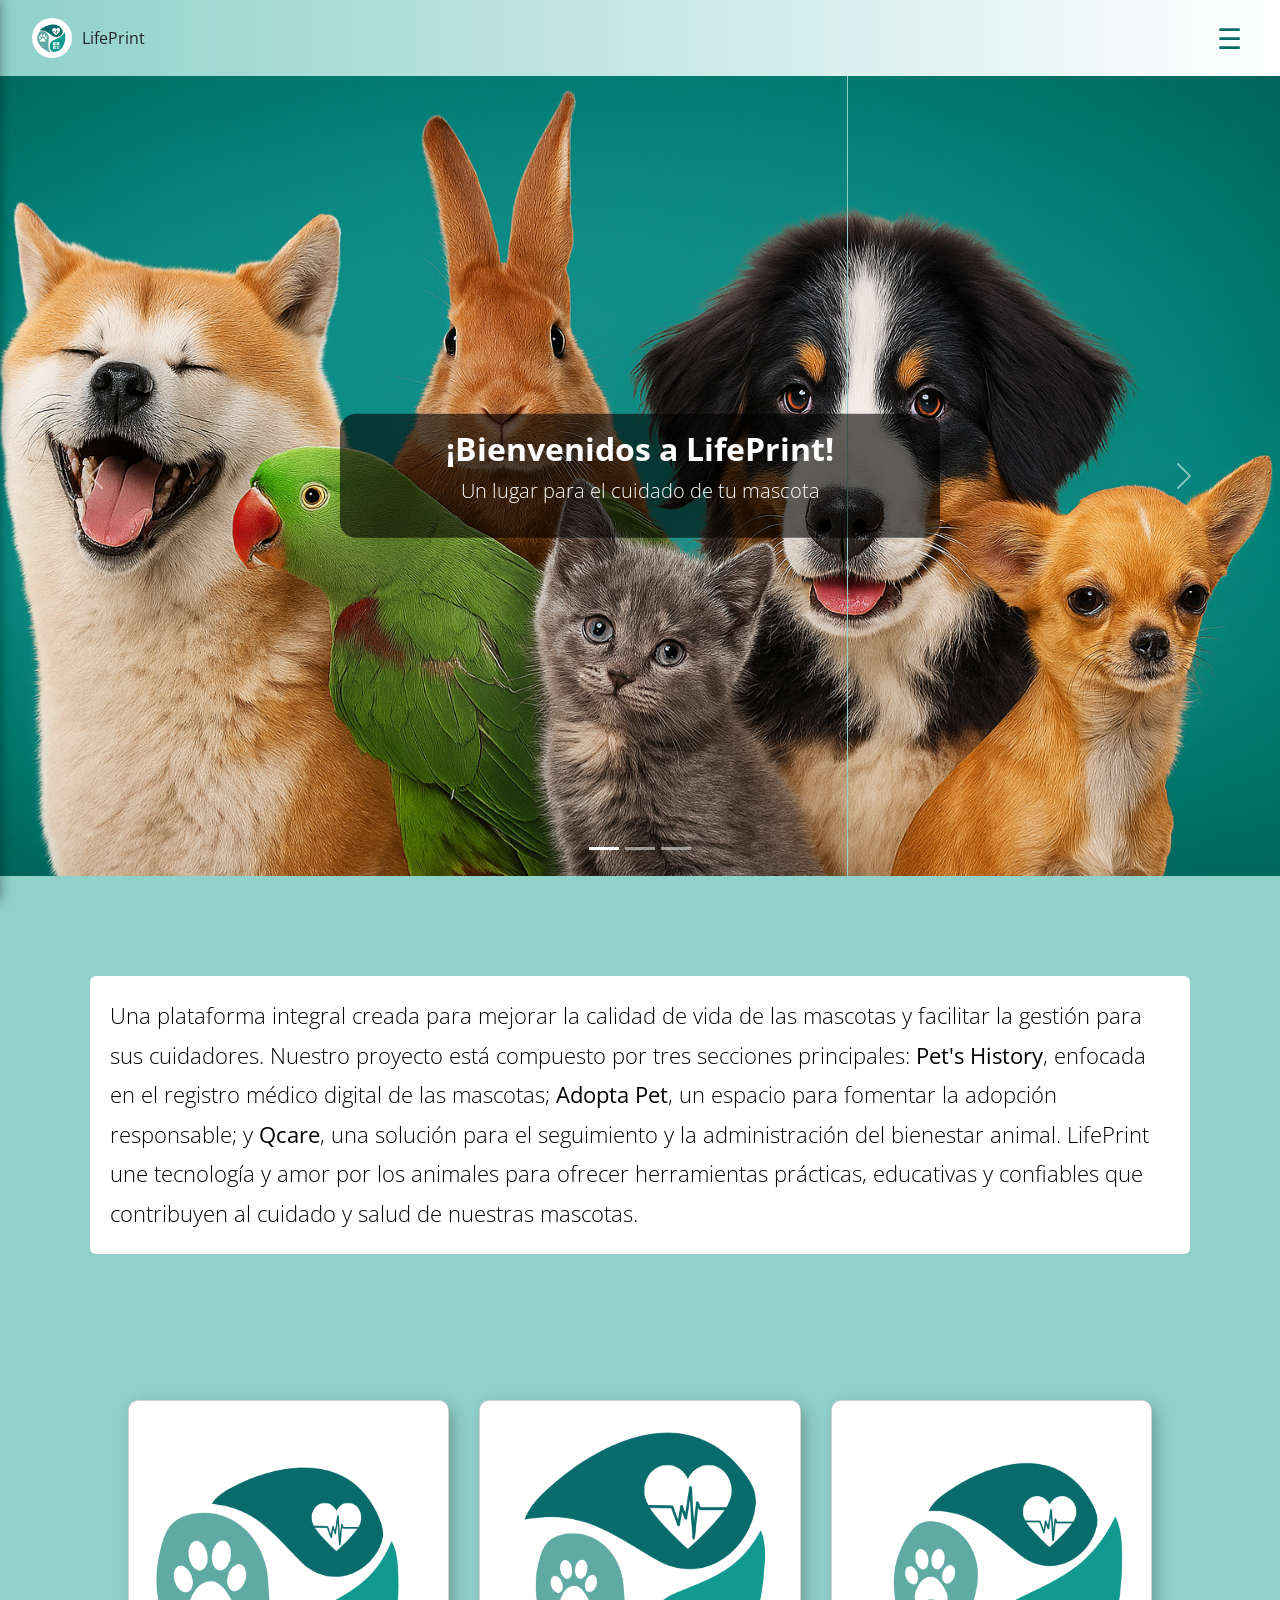
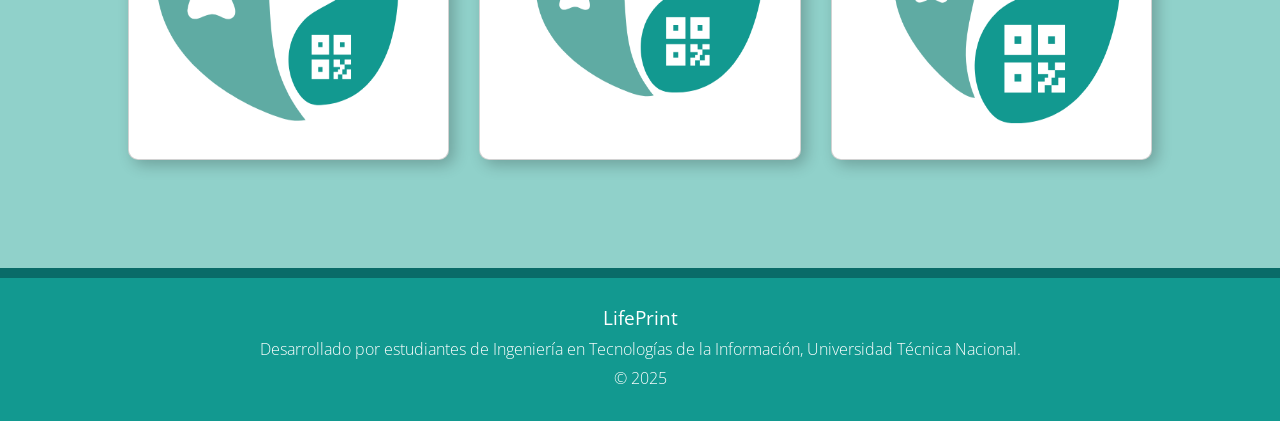
<file: index.html>
<!DOCTYPE html>
<html lang="en">
<head>
    <meta charset="UTF-8">
    <meta name="viewport" content="width=device-width, initial-scale=1.0">
     <link href="https://cdn.jsdelivr.net/npm/bootstrap@5.0.0/dist/css/bootstrap.min.css" rel="stylesheet"
        integrity="sha384-wEmeIV1mKuiNpC+IOBjI7aAzPcEZeedi5yW5f2yOq55WWLwNGmvvx4Um1vskeMj0" crossorigin="anonymous">
    <link rel="stylesheet" href="https://cdn.jsdelivr.net/npm/bootstrap-icons@1.11.3/font/bootstrap-icons.min.css">
    <link href="https://fonts.googleapis.com/css2?family=Open+Sans:ital,wght@0,300&display=swap" rel="stylesheet">
       <link rel="stylesheet" href="style/index.css">
    <title>LifePrint</title>
</head>
<body>
    <header>
    <div class="logo">
      <img src="../img/logo1.png" alt="Logo" />
      <strong>LifePrint</strong>
    </div>
    <button class="hamburger" onclick="toggleMenu()">☰</button>
  </header>

    <div class="overlay-menu" onclick="toggleMenu()"></div>

    <nav id="sideMenu">
      <ul>
        <li><a href="../perfilanimal/perfilanimal.html">Pet's History</a></li>
        <li><a href="QR.html">QRPetCare</a></li>
        <li><a href="AdoptaPet.html">AdoptaPet</a></li>
      </ul>
    </nav>

<div id="carousel1" class="carousel slide position-relative" data-bs-ride="carousel">
    <div class="carousel-indicators">
        <button type="button" data-bs-target="#carousel1" data-bs-slide-to="0" class="active"></button>
        <button type="button" data-bs-target="#carousel1" data-bs-slide-to="1"></button>
        <button type="button" data-bs-target="#carousel1" data-bs-slide-to="2"></button>
    </div>

<div class="carousel-overlay position-absolute top-50 start-50 translate-middle text-center w-100 px-3" style="z-index: 10;">
    <div class="py-3 px-4 rounded-4 mx-auto text-white" style="background-color: rgba(0, 0, 0, 0.6); max-width: 600px; border-radius: 20px;">
        <h1 class="fw-bold fs-2 fs-md-1">¡Bienvenidos a LifePrint!</h1>
        <p class="fs-5">Un lugar para el cuidado de tu mascota</p>
    </div>
</div>



    <div class="carousel-inner">
        <div class="carousel-item active">
            <img class="d-block w-100" src="img/mascotas2.png" alt="Imagen 1">
        </div>
        <div class="carousel-item">
            <img class="d-block w-100" src="img/perro.png" alt="Imagen 2">
        </div>
        <div class="carousel-item">
            <img class="d-block w-100" src="img/mascotas.png" alt="Imagen 3">
        </div>
    </div>

    <button class="carousel-control-prev" type="button" data-bs-target="#carousel1" data-bs-slide="prev">
        <span class="carousel-control-prev-icon" aria-hidden="true"></span>
        <span class="visually-hidden">Anterior</span>
    </button>
    <button class="carousel-control-next" type="button" data-bs-target="#carousel1" data-bs-slide="next">
        <span class="carousel-control-next-icon" aria-hidden="true"></span>
        <span class="visually-hidden">Siguiente</span>
    </button>
</div>


    </section>
    <div class="content">
    <div class="container1" style="margin-top: 80px;">
        <p class="descripcion-pagina">
            Una plataforma integral creada para mejorar la calidad de vida de las mascotas y facilitar la gestión para sus cuidadores. 
            Nuestro proyecto está compuesto por tres secciones principales: <strong>Pet's History</strong>, enfocada en el registro médico digital de las mascotas; 
            <strong>Adopta Pet</strong>, un espacio para fomentar la adopción responsable; y <strong>Qcare</strong>, una solución para el seguimiento y la administración del bienestar animal.
            LifePrint une tecnología y amor por los animales para ofrecer herramientas prácticas, educativas y confiables que contribuyen al cuidado y salud de nuestras mascotas.
        </p>
    </div>
</div>

<div class="container2">
    <div class="wrapper">
        <div class="card_area">

            <!-- Adopta Pet -->
            <div class="card">
                <img src="img/logoAdop.png">
                <div class="overlay">
                    <h2><strong>Adopta Pet</strong></h2>
                    <p>
                        Plataforma enfocada en promover la adopción responsable de mascotas, puedes encontrar animales en busca de un hogar.
                    </p>
                </div>
            </div>

            <!-- Pet's History -->
            <div class="card">
                <img src="img/logoPet.png">
                <div class="overlay">
                    <h2><strong>Pet's History</strong></h2>
                    <p>
                        Herramienta digital para llevar el control médico de tus mascotas. Guarda consultas, vacunas, tratamientos y más.
                    </p>
                </div>
            </div>

            <!-- Qcare -->
            <div class="card">
                <img src="img/logoQr.png">
                <div class="overlay">
                    <h2><strong>Qcare</strong></h2>
                    <p>
                        Sistema de monitoreo y asistencia para el bienestar animal, que permite localizar a tus mascota.
                    </p>
                </div>
            </div>

        </div>
    </div> 
</div> 

<footer class="footer-custom text-center mt-5">
    <div class="container py-3">
      <p><strong>LifePrint</strong></p>
      <p>Desarrollado por estudiantes de Ingeniería en Tecnologías de la Información, Universidad Técnica Nacional.</p>
      <p>&copy; 2025</p>
    </div>
</footer>

<script src="https://cdn.jsdelivr.net/npm/bootstrap@5.0.0/dist/js/bootstrap.bundle.min.js"
        integrity="sha384-p34f1UUtsS3wqzfto5wAAmdvj+osOnFyQFpp4Ua3gs/ZVWx6oOypYoCJhGGScy+8"
        crossorigin="anonymous"></script>
    <script src="https://cdn.jsdelivr.net/npm/bootstrap@5.0.0/dist/js/bootstrap.bundle.min.js" 
        integrity="sha384-p34f1UUtsS3wqzfto5wAAmdvj+osOnFyQFpp4Ua3gs/ZVWx6oOypYoCJhGGScy+8" crossorigin="anonymous"></script>

 <script>
      function toggleMenu() {
        document.getElementById("sideMenu").classList.toggle("open");
        document.querySelector(".overlay-menu").classList.toggle("active");
      }
    </script>

    
</body>
</html>
</file>
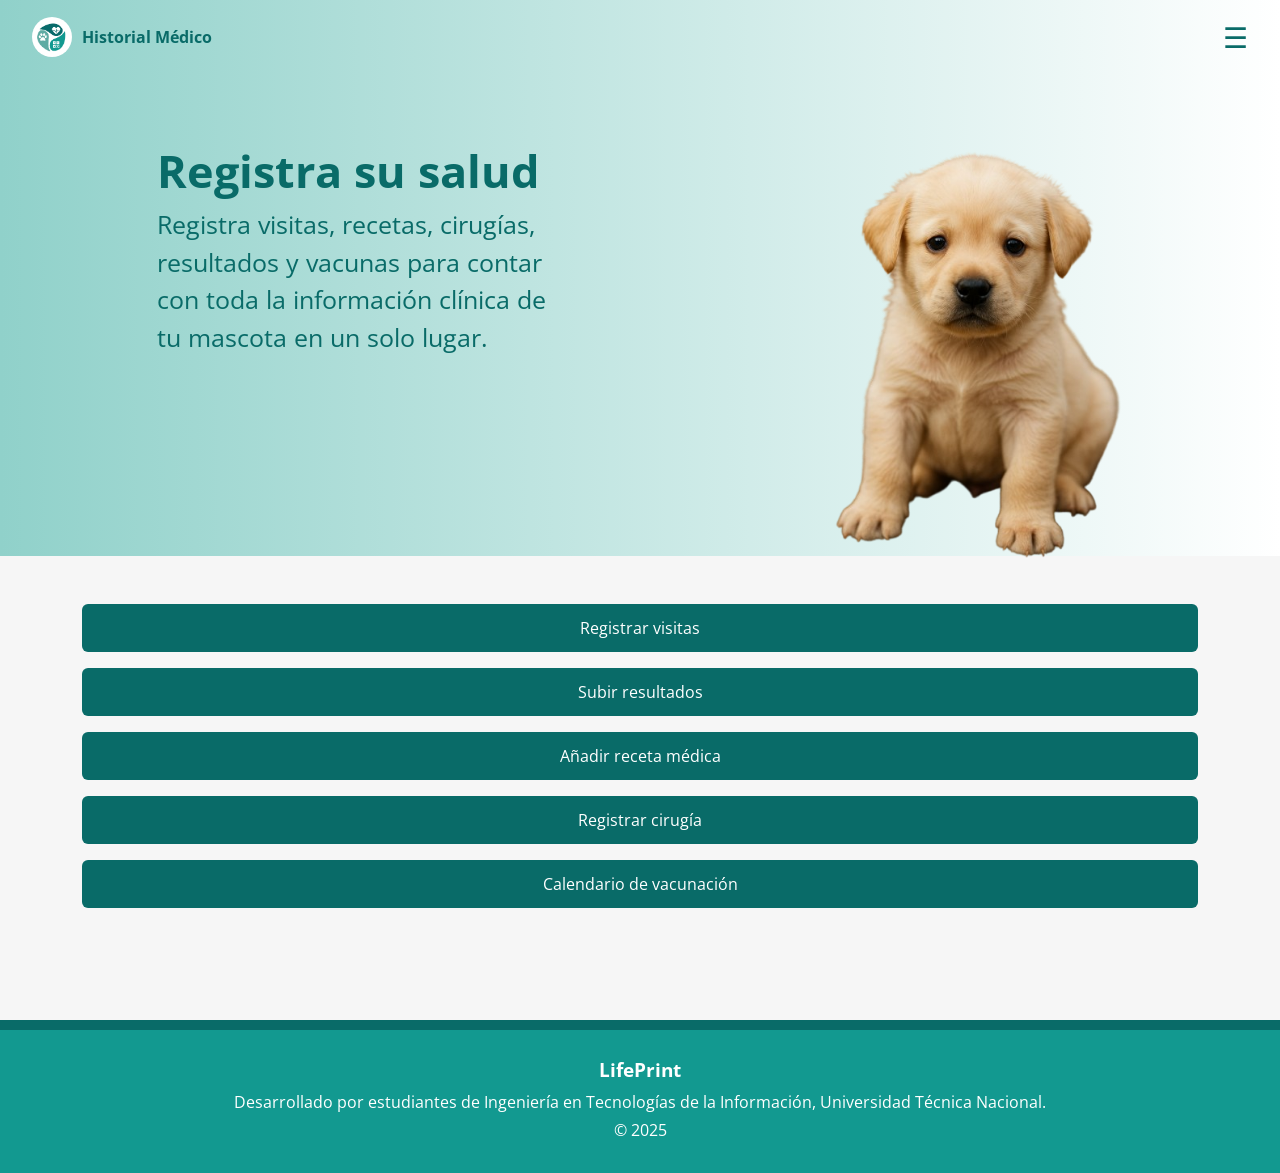
<file: historialMedico.html>
<!DOCTYPE html>
<html lang="en">
<head>
  <meta charset="UTF-8">
  <meta name="viewport" content="width=device-width, initial-scale=1.0">
  <title>Historial Médico</title>
  <link href="https://cdn.jsdelivr.net/npm/bootstrap@5.3.3/dist/css/bootstrap.min.css" rel="stylesheet" />
  <link href="https://fonts.googleapis.com/css2?family=Open+Sans:ital,wght@0,300&display=swap" rel="stylesheet">
  <link rel="stylesheet" href="../style/historialMedico.css" />
</head>
<body>
  <!-- Encabezado -->
  <header>
    <div class="logo">
      <img src="../img/logo1.png" alt="Logo" />
      <strong>Historial Médico</strong>
    </div>
    <button class="hamburger" onclick="toggleMenu()">☰</button>
  </header>

  <div class="overlay" onclick="toggleMenu()"></div>
  <!-- Menú lateral -->
  <nav id="sideMenu">
    <ul>
      <li><a href="../historialMedico.html">Historial Médico</a></li>
      <li><a href="../perfilanimal/perfilanimal.html">Perfiles</a></li>
      <li><a href="../gestion/gestion.html">Tratamientos</a></li>
      <li><a href="Alertas.html">Alertas</a></li>
      <li><a href="Privacidad.html">Privacidad</a></li>
      <li><a href="Ajustes.html">Ajustes</a></li>
    </ul>
  </nav>
  <!-- contenido de seccion cabecera-->
  <section class="hero">
    <div class="hero-text">
      <h1><strong>Registra su salud</strong></h1>
      <p>
        Registra visitas, recetas, cirugías, resultados y vacunas para contar con toda la
        información clínica de tu mascota en un solo lugar.
      </p>
      <!--<img src="../img/mancha.png" alt="" />-->
    </div>
    <img src="../img/perrito.png" alt="perrito" />
  </section>

  <main class="action-list container py-5">

    <!-- Registrar Visitas -->
    <label class="btn btn-dark-green w-100 mb-3" for="toggle-form-1">Registrar visitas</label>
    <input type="checkbox" id="toggle-form-1" class="toggle-form">
    <div class="form-overlay">
      <div class="form-container">
        <label for="toggle-form-1" class="close-btn">&times;</label>
        <h2>Registrar Visita</h2>
        <form>
          <div class="form-group">
            <label>Fecha:</label>
            <input type="date" name="fecha" required>
          </div>
          <div class="form-group">
            <label>Mascota:</label>
            <input type="text" name="mascota" required>
          </div>
          <div class="form-group">
            <label>Motivo de la visita:</label>
            <textarea name="motivo" required></textarea>
          </div>
          <button type="submit">Enviar</button>
        </form>
      </div>
    </div>

    <!-- Subir Resultados -->
    <label class="btn btn-dark-green w-100 mb-3" for="toggle-form-1">Subir resultados</label>
    <input type="checkbox" id="toggle-form-2" class="toggle-form">
    <div class="form-overlay">
      <div class="form-container">
        <label for="toggle-form-2" class="close-btn">&times;</label>
        <h2>Subir Resultados</h2>
        <form>
          <div class="form-group">
            <label>Fecha:</label>
            <input type="date" name="fecha" required>
          </div>
          <div class="form-group">
            <label>Tipo de resultado:</label>
            <input type="text" name="tipo" required>
          </div>
          <div class="form-group">
            <label>Archivo:</label>
            <input type="file" name="archivo" required>
          </div>
          <button type="submit">Enviar</button>
        </form>
      </div>
    </div>

    <!-- Receta Médica -->
    <label class="btn btn-dark-green w-100 mb-3" for="toggle-form-1">Añadir receta médica</label>
    <input type="checkbox" id="toggle-form-3" class="toggle-form">
    <div class="form-overlay">
      <div class="form-container">
        <label for="toggle-form-3" class="close-btn">&times;</label>
        <h2>Añadir receta médica</h2>
        <form>
          <div class="form-group">
            <label>Fecha:</label>
            <input type="date" name="fecha" required>
          </div>
          <div class="form-group">
            <label>Medicamento:</label>
            <input type="text" name="medicamento" required>
          </div>
          <div class="form-group">
            <label>Dosis:</label>
            <input type="text" name="dosis" required>
          </div>
          <div class="form-group">
            <label>Instrucciones:</label>
            <textarea name="instrucciones" required></textarea>
          </div>
          <button type="submit">Enviar</button>
        </form>
      </div>
    </div>

    <!-- Registrar Cirugía -->
    <label class="btn btn-dark-green w-100 mb-3" for="toggle-form-1">Registrar cirugía</label>
    <input type="checkbox" id="toggle-form-4" class="toggle-form">
    <div class="form-overlay">
      <div class="form-container">
        <label for="toggle-form-4" class="close-btn">&times;</label>
        <h2>Registrar Cirugía</h2>
        <form>
          <div class="form-group">
            <label>Fecha:</label>
            <input type="date" name="fecha" required>
          </div>
          <div class="form-group">
            <label>Tipo de cirugía:</label>
            <input type="text" name="cirugia" required>
          </div>
          <div class="form-group">
            <label>Notas:</label>
            <textarea name="notas" required></textarea>
          </div>
          <button type="submit">Enviar</button>
        </form>
      </div>
    </div>

    <!-- Calendario de Vacunación -->
    <label class="btn btn-dark-green w-100 mb-3" for="toggle-form-1">Calendario de vacunación</label>
    <input type="checkbox" id="toggle-form-5" class="toggle-form">
    <div class="form-overlay">
      <div class="form-container">
        <label for="toggle-form-5" class="close-btn">&times;</label>
        <h2>Calendario de Vacunación</h2>
        <form>
          <div class="form-group">
            <label>Mascota:</label>
            <input type="text" name="mascota" required>
          </div>
          <div class="form-group">
            <label>Vacuna:</label>
            <input type="text" name="vacuna" required>
          </div>
          <div class="form-group">
            <label>Fecha:</label>
            <input type="date" name="fecha" required>
          </div>
          <button type="submit">Enviar</button>
        </form>
      </div>
    </div>

  </main>

  <footer class="footer-custom text-center mt-5">
    <div class="container py-3">
      <p><strong>LifePrint</strong></p>
      <p>Desarrollado por estudiantes de Ingeniería en Tecnologías de la Información, Universidad Técnica Nacional.</p>
      <p>&copy; 2025</p>
    </div>
  </footer>


  <!-- Bootstrap JS -->
  <script src="https://cdn.jsdelivr.net/npm/bootstrap@5.3.3/dist/js/bootstrap.bundle.min.js"></script>

  <script>
    function toggleMenu() {
      document.getElementById("sideMenu").classList.toggle("open");
      document.querySelector(".overlay").classList.toggle("active");
    }
  </script>

</body>
</html>
</file>
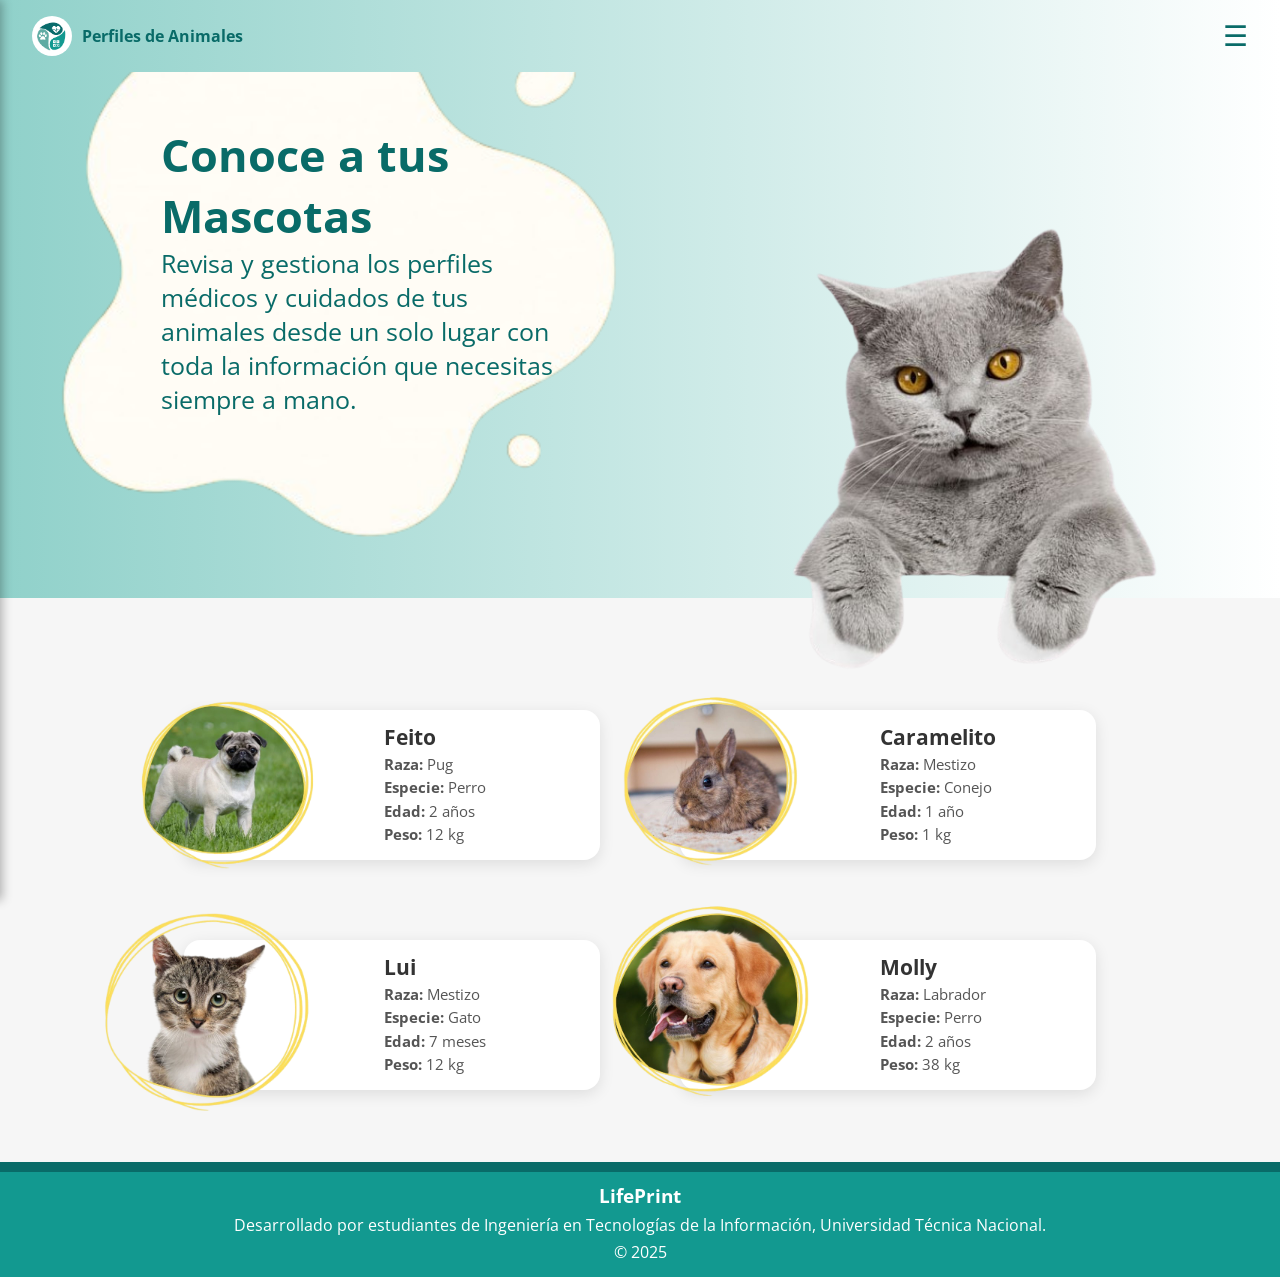
<file: perfilanimal/perfianimal.html>
<!DOCTYPE html>
<html lang="en">
  <head>
    <meta charset="UTF-8" />
    <meta name="viewport" content="width=device-width, initial-scale=1.0" />
    <title>Perfiles de animales</title>
    <link href="https://fonts.googleapis.com/css2?family=Open+Sans:ital,wght@0,300&display=swap" rel="stylesheet">
    <link rel="stylesheet" href="../style/perfilanimal.css" />
  </head>
  <body>
    <header>
      <div class="logo">
        <img src="../img/logo1.png" alt="Logo" />
        <strong>Perfiles de Animales</strong>
      </div>
      <button class="hamburger" onclick="toggleMenu()">☰</button>
    </header>

    <div class="overlay" onclick="toggleMenu()"></div>

    <nav id="sideMenu">
      <ul>
        <li><a href="historialMedico.html">Historial Médico</a></li>
        <li><a href="./perfilanimal/perfianimal.html">Perfiles</a></li>
        <li><a href="./Gestion/Gestion.html">Tratamientos</a></li>
        <li><a href="Alertas.html">Alertas</a></li>
        <li><a href="Privacidad.html">Privacidad</a></li>
        <li><a href="Ajustes.html">Ajustes</a></li>
      </ul>
    </nav>

    <section class="hero">
      <div class="hero-text">
        <h1>Conoce a tus Mascotas</h1>
        <p>
          Revisa y gestiona los perfiles médicos y cuidados de tus animales
          desde un solo lugar con toda la información que necesitas siempre a
          mano.
        </p>
        <img src="../img/mancha.png" alt="" />
      </div>
      <img src="../img/gato.png" alt="gato" />
    </section>

    <main class="main-content">
      <div class="pet-grid">
        <article class="pet-card">
          <img src="../img/feito-1.png" alt="feito" />
          <div class="pet-info">
            <h3>Feito</h3>
            <p><strong>Raza:</strong> Pug</p>
            <p><strong>Especie:</strong> Perro</p>
            <p><strong>Edad:</strong> 2 años</p>
            <p><strong>Peso:</strong> 12 kg</p>
          </div>
        </article>

        <article class="pet-card">
          <img src="../img/conejito-1.png" alt="feito" />
          <div class="pet-info">
            <h3>Caramelito</h3>
            <p><strong>Raza:</strong> Mestizo</p>
            <p><strong>Especie:</strong> Conejo</p>
            <p><strong>Edad:</strong> 1 año</p>
            <p><strong>Peso:</strong> 1 kg</p>
          </div>
        </article>

        <article class="pet-card">
          <img src="../img/gatito-1.png" alt="feito" />
          <div class="pet-info">
            <h3>Lui</h3>
            <p><strong>Raza:</strong> Mestizo</p>
            <p><strong>Especie:</strong> Gato</p>
            <p><strong>Edad:</strong> 7 meses</p>
            <p><strong>Peso:</strong> 12 kg</p>
          </div>
        </article>

        <article class="pet-card">
          <img src="../img/perrito-1.png" alt="feito" />
          <div class="pet-info">
            <h3>Molly</h3>
            <p><strong>Raza:</strong> Labrador</p>
            <p><strong>Especie:</strong> Perro</p>
            <p><strong>Edad:</strong> 2 años</p>
            <p><strong>Peso:</strong> 38 kg</p>
          </div>
        </article>

        <!-- Puedes duplicar el <article> para más mascotas -->
      </div>
    </main>

    <footer class="footer-custom">
    <div class="container py-3">
      <p><strong>LifePrint</strong></p>
        <p>Desarrollado por estudiantes de Ingeniería en Tecnologías de la Información, Universidad Técnica Nacional.</p>
      <p>&copy; 2025</p>
    </div>
  </footer>

    <script>
      function toggleMenu() {
        document.getElementById("sideMenu").classList.toggle("open");
        document.querySelector(".overlay").classList.toggle("active");
      }
    </script>
  </body>
</html>
</file>
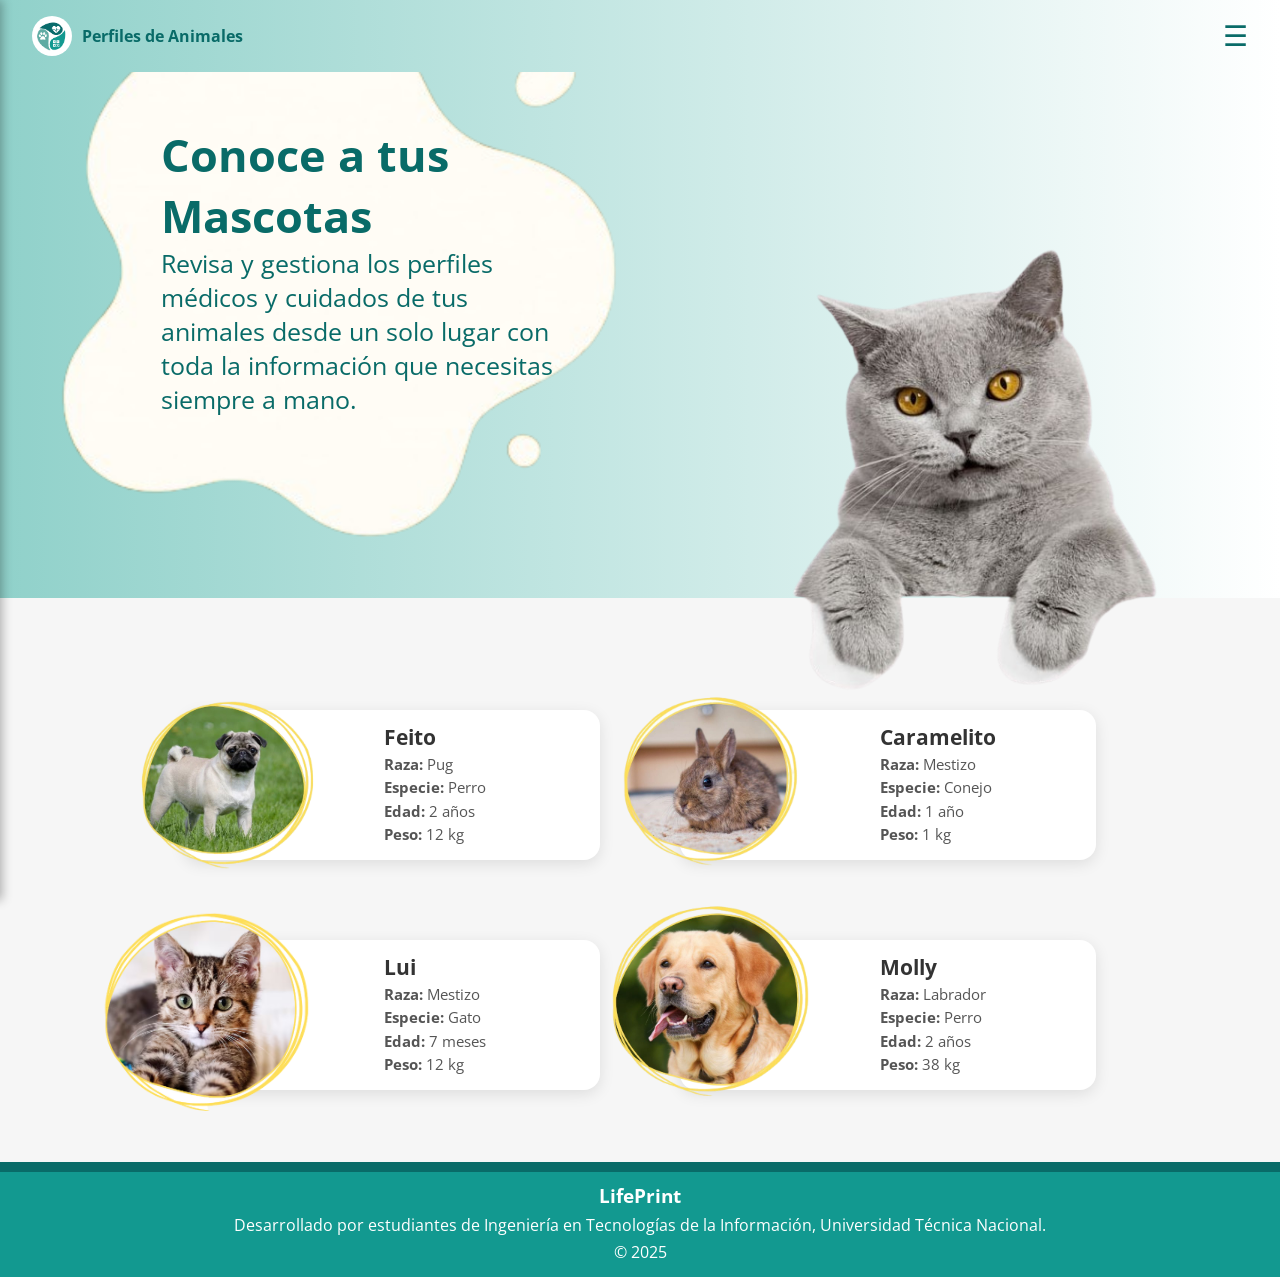
<file: perfilanimal/perfilanimal.html>
<!DOCTYPE html>
<html lang="en">
  <head>
    <meta charset="UTF-8" />
    <meta name="viewport" content="width=device-width, initial-scale=1.0" />
    <title>Perfiles de animales</title>
    <link href="https://fonts.googleapis.com/css2?family=Open+Sans:ital,wght@0,300&display=swap" rel="stylesheet">
    <link rel="stylesheet" href="../style/perfilanimal.css" />
  </head>
  <body>
    <header>
      <div class="logo">
        <img src="../img/logo1.png" alt="Logo" />
        <strong>Perfiles de Animales</strong>
      </div>
      <button class="hamburger" onclick="toggleMenu()">☰</button>
    </header>

    <div class="overlay" onclick="toggleMenu()"></div>

    <nav id="sideMenu">
      <ul>
        <li><a href="../historialMedico.html">Historial Médico</a></li>
        <li><a href="../perfilanimal/perfilanimal.html">Perfiles</a></li>
        <li><a href="../gestion/gestion.html">Tratamientos</a></li>
        <li><a href="Alertas.html">Alertas</a></li>
        <li><a href="Privacidad.html">Privacidad</a></li>
        <li><a href="Ajustes.html">Ajustes</a></li>
      </ul>
    </nav>

    <section class="hero">
      <div class="hero-text">
        <h1>Conoce a tus Mascotas</h1>
        <p>
          Revisa y gestiona los perfiles médicos y cuidados de tus animales
          desde un solo lugar con toda la información que necesitas siempre a
          mano.
        </p>
        <img src="../img/mancha.png" alt="" class="img-mancha" />
      </div>
      <img src="../img/gato.png" alt="gato" class="img-gato"/>
    </section>

    <main class="main-content">
      <div class="pet-grid">
        <article class="pet-card">
          <img src="../img/feito-1.png" alt="feito" />
          <div class="pet-info">
            <h3>Feito</h3>
            <p><strong>Raza:</strong> Pug</p>
            <p><strong>Especie:</strong> Perro</p>
            <p><strong>Edad:</strong> 2 años</p>
            <p><strong>Peso:</strong> 12 kg</p>
          </div>
        </article>

        <article class="pet-card">
          <img src="../img/conejito-1.png" alt="feito" />
          <div class="pet-info">
            <h3>Caramelito</h3>
            <p><strong>Raza:</strong> Mestizo</p>
            <p><strong>Especie:</strong> Conejo</p>
            <p><strong>Edad:</strong> 1 año</p>
            <p><strong>Peso:</strong> 1 kg</p>
          </div>
        </article>

        <article class="pet-card">
          <img src="../img/gato3.png" alt="feito" />
          <div class="pet-info">
            <h3>Lui</h3>
            <p><strong>Raza:</strong> Mestizo</p>
            <p><strong>Especie:</strong> Gato</p>
            <p><strong>Edad:</strong> 7 meses</p>
            <p><strong>Peso:</strong> 12 kg</p>
          </div>
        </article>

        <article class="pet-card">
          <img src="../img/perrito-1.png" alt="feito" />
          <div class="pet-info">
            <h3>Molly</h3>
            <p><strong>Raza:</strong> Labrador</p>
            <p><strong>Especie:</strong> Perro</p>
            <p><strong>Edad:</strong> 2 años</p>
            <p><strong>Peso:</strong> 38 kg</p>
          </div>
        </article>

        <!-- Puedes duplicar el <article> para más mascotas -->
      </div>
    </main>

    <footer class="footer-custom">
    <div class="container py-3">
      <p><strong>LifePrint</strong></p>
        <p>Desarrollado por estudiantes de Ingeniería en Tecnologías de la Información, Universidad Técnica Nacional.</p>
      <p>&copy; 2025</p>
    </div>
  </footer>

    <script>
      function toggleMenu() {
        document.getElementById("sideMenu").classList.toggle("open");
        document.querySelector(".overlay").classList.toggle("active");
      }
    </script>
  </body>
</html>
</file>
<file: style/index.css>
:root {
  --amarillo: #fff2af;
  --verde-claro: #90d1ca;
  --verde: #129990;
  --verde-oscuro: #096b68;
  --blanco: #ffffff;
  --gris: #f6f6f6;
}
    body {
        background-color: var(--verde-claro);
         font-family: 'Open Sans', sans-serif;
         font-weight: 300;
    }

    .descripcion-pagina {
        padding: 20px;
        border-radius: 6px;
        color: #000000;
        font-size: 22px;
        background-color: #ffffff;
        line-height: 1.8;
    }

 
header {
  background: linear-gradient(to right, var(--verde-claro), var(--blanco));
  padding: 1rem 2rem;
  display: flex;
  align-items: center;
  justify-content: space-between;

  position: relative;
  z-index: 2;
}

.logo {
  display: flex;
  align-items: center;
  gap: 10px;
}

.logo img {
  width: 40px;
  border-radius: 50%;
}

.container1 {
    max-width: 1200px;
    margin: 90px auto 0 auto; /* Centrado y margen superior */
    padding: 20px 50px;
    border-radius: 6px;

}

    .container2{
      padding: 50px 0;
    }

    .wrapper{
        padding: 10px 10%;
    }

    .card_area{
        display: grid;
        margin-top: 50px;
        grid-gap: 30px;
        grid-template-columns: repeat(auto-fit, minmax(250px, 1fr));
        height: 360px
    }

    .card{
        position: relative;
        border-radius: 10px;
        box-shadow: 5px 5px 15px rgba(0, 0, 0, 0.233);
        overflow: hidden;
        height: 360px
    }

    .card img{
        height: 360px;
        width: 100%;
        display: block;
        border-radius: 10px;
        transition: transform 0.3s;
    }

    .overlay{
        height: 0;
        width: 100%;
        position: absolute;
        overflow: hidden;
        display: flex;
        align-items: center;
        justify-content: center;
        flex-direction: column;
        left: 0;
        bottom: 0;
        border-radius: 10px;
        background: linear-gradient(transparent, #1c1c1cbb 60%);
        padding: 0 50px;
        text-align: center;
        font-size: 14px;
        transition: height 0.3s;
    }

    .overlay h2 {
     margin-top: 55%;
     margin-bottom: 5px;
     font-size: 20px;
     font-weight: 500;
     letter-spacing: 2px;
     color: #fcfbf5;
    }

     .overlay p {
     font-size: 18px;
     font-weight: 500;
     color: #f3f2ed;
    }

    .card:hover img{
        transform: scale(1.2);

    }

     .card:hover .overlay{
        height: 100%;
        
    }

   @media (max-width: 992px) {
    .card {
        height: 300px;
    }

    .overlay h2 {
        margin-top: 45%;
        font-size: 18px;
    }

    .overlay p {
        font-size: 16px;
    }
}




@media (max-width: 768px) {
   

    .carousel-caption {
        max-width: 90%;
        padding: 10px;
    }

    .carousel-caption h1 {
        font-size: 1.5rem;
    }

    .carousel-caption p {
        font-size: 1rem;
    }
}

.carousel {
    position: relative;
}

.carousel-inner img {
    width: 100%;
    height: 800px; 
    object-fit: cover;
}

/* Laptops y pantallas medianas */
@media (max-width: 1200px) {
    .carousel-inner img {
        height: 600px;
    }
}

/* Tablets */
@media (max-width: 768px) {
    .carousel-inner img {
        height: 400px;
    }
}

/* Celulares */
@media (max-width: 480px) {
    .carousel-inner img {
        height: 250px;
    }
}


.hamburger {
  font-size: 28px;
  cursor: pointer;
  background: none;
  border: none;
   color: var(--verde-oscuro);
  display: block;
}

nav {
  position: fixed;
  top: 0;
  left: -250px;
  width: 250px;
  height: 100vh;
  background-color: var(--verde);
  padding-top: 60px;
  transition: all 0.3s ease-in-out;
  z-index: 2000;
  box-shadow: 2px 0 10px rgba(0, 0, 0, 0.3);
}


nav.open {
  left: 0;
}

nav ul {
  list-style: none;
  padding: 0;
  margin: 0;
}

nav ul li {
  border-bottom: 1px solid #0d7f79;
}

nav ul li a {
  display: block;
  padding: 15px 20px;
  color: var(--blanco);
  text-decoration: none;
  font-weight: 600;
  transition: background-color 0.2s ease;
}

nav ul li a:hover {
  background-color: var(--verde-claro); /* o cualquier color */
  color: var(--verde-oscuro); /* texto más oscuro al pasar */
  transition: background 0.3s ease, color 0.3s ease;
}

a:hover{
  color: white;
}

.overlay-menu {
  position: fixed;
  top: 0;
  left: 0;
  width: 100%;
  height: 100%;
  background: rgba(0, 0, 0, 0.5);
  display: none;
  z-index: 2;
}

.overlay-menu.active {
  display: block;
}

.footer-custom {
  background-color: var(--verde);
  color: var(--blanco);
  padding: 10px 0;
  margin-top: 40px;
  border-top: 10px solid var(--verde-oscuro);
  text-align: center;
}

.footer-custom p {
  font-size: 1rem;
  margin-bottom: 0.3rem;
}

.footer-custom strong {
  font-size: 1.2rem;
  color: var(--blanco);
}
</file>
<file: style/historialMedico.css>
:root {
  --amarillo: #fff2af;
  --verde-claro: #90d1ca;
  --verde: #129990;
  --verde-oscuro: #096b68;
  --blanco: #ffffff;
  --gris: #f6f6f6;
}

* {
  box-sizing: border-box;
  margin: 0;
  padding: 0;
}

body {
  font-family: "Open Sans", Arial, sans-serif;
  background-color: var(--gris);
  color: var(--verde-oscuro);
}

header {
  background: linear-gradient(to right, var(--verde-claro), var(--blanco));
  padding: 1rem 2rem;
  display: flex;
  align-items: center;
  justify-content: space-between;

  position: relative;
  z-index: 2;
}

.logo {
  display: flex;
  align-items: center;
  gap: 10px;
}

.logo img {
  width: 40px;
  border-radius: 50%;
}

.hamburger {
  font-size: 28px;
  cursor: pointer;
  background: none;
  border: none;
  color: var(--verde-oscuro);
  display: block;
}

nav {
  position: fixed;
  top: 0;
  left: -250px;
  width: 250px;
  height: 100%;
  background-color: var(--verde);
  padding-top: 60px;
  transition: left 0.3s ease;
  z-index: 3;
}

nav.open {
  left: 0;
}

nav ul {
  list-style: none;
  padding: 0;
}

nav ul li {
  border-bottom: 1px solid #0d7f79;
}

nav ul li a {
  display: block;
  padding: 15px 20px;
  color: var(--blanco);
  text-decoration: none;
  font-weight: bold;
}

nav ul li a:hover {
  background-color: var(--verde-claro); /* o cualquier color */
  color: var(--verde-oscuro); /* texto más oscuro al pasar */
  transition: background 0.3s ease, color 0.3s ease;
}

.overlay {
  position: fixed;
  top: 0;
  left: 0;
  width: 100%;
  height: 100%;
  background: rgba(0, 0, 0, 0.5);
  display: none;
  z-index: 2;
}

.overlay.active {
  display: block;
}

.hero {
  background: linear-gradient(to right, var(--verde-claro), var(--blanco));
  padding: 2rem;
  display: flex;
  align-items: center;
  justify-content: space-around;
}

.hero {
  padding: 1rem 1.5rem; /* menos espacio vertical y horizontal */
}

.hero .hero-text img {
  position: absolute;
  top: -220px;
  left: -80px;
  z-index: 0;
  height: auto;
  width: 500px;
}

.hero-text {
  position: relative;
  max-width: 400px;
  z-index: 1;
  margin-top: 20px;
}

.hero img {
  width: 300px;
  transform: translateY(40px) scale(1.1);
}

.hero-text h1,
.hero-text p,
.hero-text button {
  position: relative;
  z-index: 1; /* texto por encima */
}

.hero-text p {
  font-size: 25px;
  margin-bottom: 150px;
}

.hero-text h1 {
  font-size: 45px;
  color: var(--verde-oscuro);
}

/* formularios*/

.toggle-form {
  display: none;
}

.form-overlay {
  position: fixed;
  top: 0; left: 0;
  width: 100%; height: 100%;
  background: rgba(0, 0, 0, 0.5);
  display: none;
  justify-content: center;
  align-items: center;
  z-index: 999;
}

.toggle-form:checked + .form-overlay {
  display: flex;
}

.form-container {
  background: white;
  padding: 2rem;
  border-radius: 10px;
  max-width: 500px;
  width: 90%;
  position: relative;
}

.close-btn {
  position: absolute;
  top: 10px;
  right: 15px;
  font-size: 1.5rem;
  cursor: pointer;
}

.form-group {
  margin-bottom: 1rem;
}

.form-group label {
  display: block;
  margin-bottom: 0.5rem;
}

.form-group input,
.form-group textarea {
  width: 100%;
  padding: 0.5rem;
  border: 1px solid #ccc;
  border-radius: 6px;
}

/* botones de formularios */

.btn-dark-green {
  background-color: var(--verde-oscuro);
  color: white;
  border: none;
  transition: background-color 0.3s ease;
  padding: 12px 24px;
}

.btn-dark-green:hover {
  background-color: var(--verde-claro);
  color: var(--verde-oscuro);
}

/* footer */

.footer-custom {
  background-color: var(--verde);
  color: var(--blanco);
  padding: 10px 0;
  margin-top: 40px;
  border-top: 10px solid var(--verde-oscuro);
}

.footer-custom p {
  font-size: 1rem;
  margin-bottom: 0.3rem;
}

.footer-custom strong {
  font-size: 1.2rem;
  color: var(--blanco);
}
</file>
<file: style/perfilanimal.css>
:root {
  --amarillo: #fff2af;
  --verde-claro: #90d1ca;
  --verde: #129990;
  --verde-oscuro: #096b68;
  --blanco: #ffffff;
  --gris: #f6f6f6;
}

* {
  box-sizing: border-box;
  margin: 0;
  padding: 0;
}

body {
  font-family: "Open Sans", Arial, sans-serif;
  background-color: var(--gris);
  color: var(--verde-oscuro);
  padding-left: 0;
  transition: padding-left 0.3s;
}

header {
  background: linear-gradient(to right, var(--verde-claro), var(--blanco));
  padding: 1rem 2rem;
  display: flex;
  align-items: center;
  justify-content: space-between;

  position: relative;
  z-index: 2;
}

.logo {
  display: flex;
  align-items: center;
  gap: 10px;
}

.logo img {
  width: 40px;
  border-radius: 50%;
}

.hamburger {
  font-size: 28px;
  cursor: pointer;
  background: none;
  border: none;
  color: var(--verde-oscuro);
  display: block;
    z-index: 1200;
}

nav {
  position: fixed;
  top: 0;
  left: -250px;
  width: 250px;
  height: 100%;
  background-color: var(--verde);
  padding-top: 60px;
  transition: all 0.3s ease-in-out;
  z-index: 2000;
    box-shadow: 2px 0 10px rgba(0, 0, 0, 0.3);
}

nav.open {
  left: 0;
}

nav ul {
  list-style: none;
  padding: 0;
  margin: 0;
}

nav ul li {
  border-bottom: 1px solid #0d7f79;
}

nav ul li a {
  display: block;
  padding: 15px 20px;
  color: var(--blanco);
  text-decoration: none;
  font-weight: bold;
  transition: background-color 0.2s ease;
}
nav ul li a:hover {
  background-color: var(--verde-claro); /* o cualquier color */
  color: var(--verde-oscuro); /* texto más oscuro al pasar */
  transition: background 0.3s ease, color 0.3s ease;
}

.overlay {
  position: fixed;
  top: 0;
  left: 0;
  width: 100%;
  height: 100%;
  background: rgba(0, 0, 0, 0.5);
  display: none;
  z-index: 1500;
}

.overlay.active {
  display: block;
}

.hero {
  background: linear-gradient(to right, var(--verde-claro), var(--blanco));
  padding: 2rem;
  display: flex;
  align-items: center;
  justify-content: space-around;
}

.hero .hero-text img {
  position: absolute;
  top: -210px;
  left: -80px;
  z-index: 0;
  height: auto;
  width: 500px;
}

.hero-text {
  position: relative;
  max-width: 400px;
  z-index: 1;
  margin-top: 20px;
}

.hero img {
  width: 300px;
  transform: translateY(102px) scale(1.6);
}
.img-gato {
  margin-top: 43px;
}
.img-mancha {
 position: absolute; 
  width: 200px;       
  left: 200px;        
  top: 50px;         
  z-index: -1;     
}
.hero-text h1,
.hero-text p,
.hero-text button {
  position: relative;
  z-index: 1; /* texto por encima */
}

.hero-text p {
  font-size: 25px;
  margin-bottom: 150px;
}

.hero-text h1 {
  font-size: 45px;
  color: var(--verde-oscuro);
}

/* CARDS DE LOS ANIMALES -----------------------*/
.main-content {
  display: flex;
  justify-content: center;
  padding: 2rem;
}

.pet-grid {
  display: grid;
  grid-template-columns: repeat(2, 1fr);
  gap: 5rem;
  margin-top: 80px;
}

.pet-card {
  background: #fff;
  border-radius: 16px;
  width: 100%;
  height: 150px;
  display: flex;
  align-items: center;
  box-shadow: 0 4px 15px rgba(0, 0, 0, 0.1);
  position: relative;
  overflow: visible;
  padding-left: 100px;
}

.pet-card img {
  width: 270px;
  height: 270px;
  object-fit: cover;
  position: absolute;
  left: -105px;
  top: 50%;
  transform: translateY(-50%);
  z-index: 1;
}

.pet-info {
  padding: 100px;
  flex: 1;
}

.pet-info h3 {
  margin-top: 0;
  font-size: 1.3rem;
  color: #333;
}

.pet-info p {
  margin: 0.2rem 0;
  font-size: 0.95rem;
  color: #555;
}

/* Responsive (opcional) */
@media (max-width: 768px) {
  .pet-grid {
    grid-template-columns: 1fr;
  }

  .pet-card {
    flex-direction: row;
    height: auto;
  }
}

/* ----------------FOOTER----------------*/

.footer-custom {
  background-color: var(--verde);
  color: var(--blanco);
  padding: 10px 0;
  margin-top: 40px;
  border-top: 10px solid var(--verde-oscuro);
  text-align: center;
}

.footer-custom p {
  font-size: 1rem;
  margin-bottom: 0.3rem;
}

.footer-custom strong {
  font-size: 1.2rem;
  color: var(--blanco);
}
</file>
